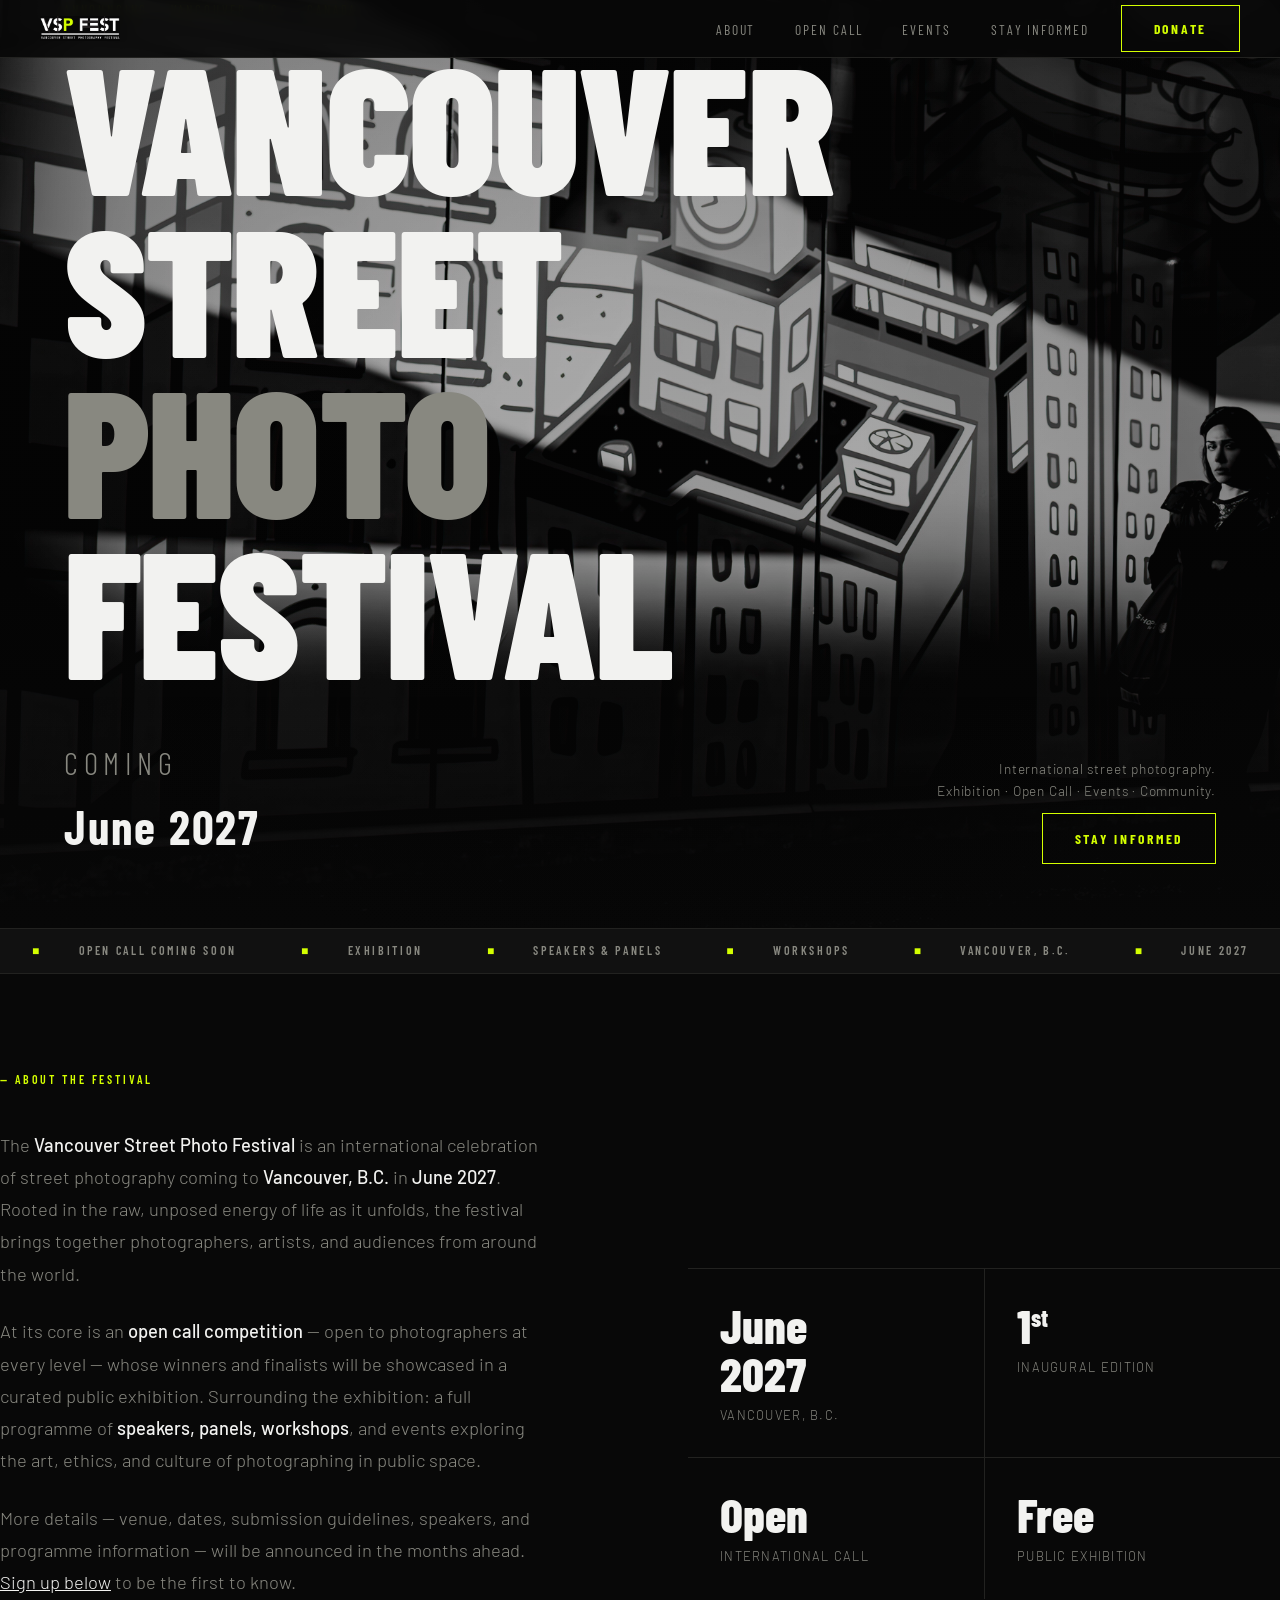
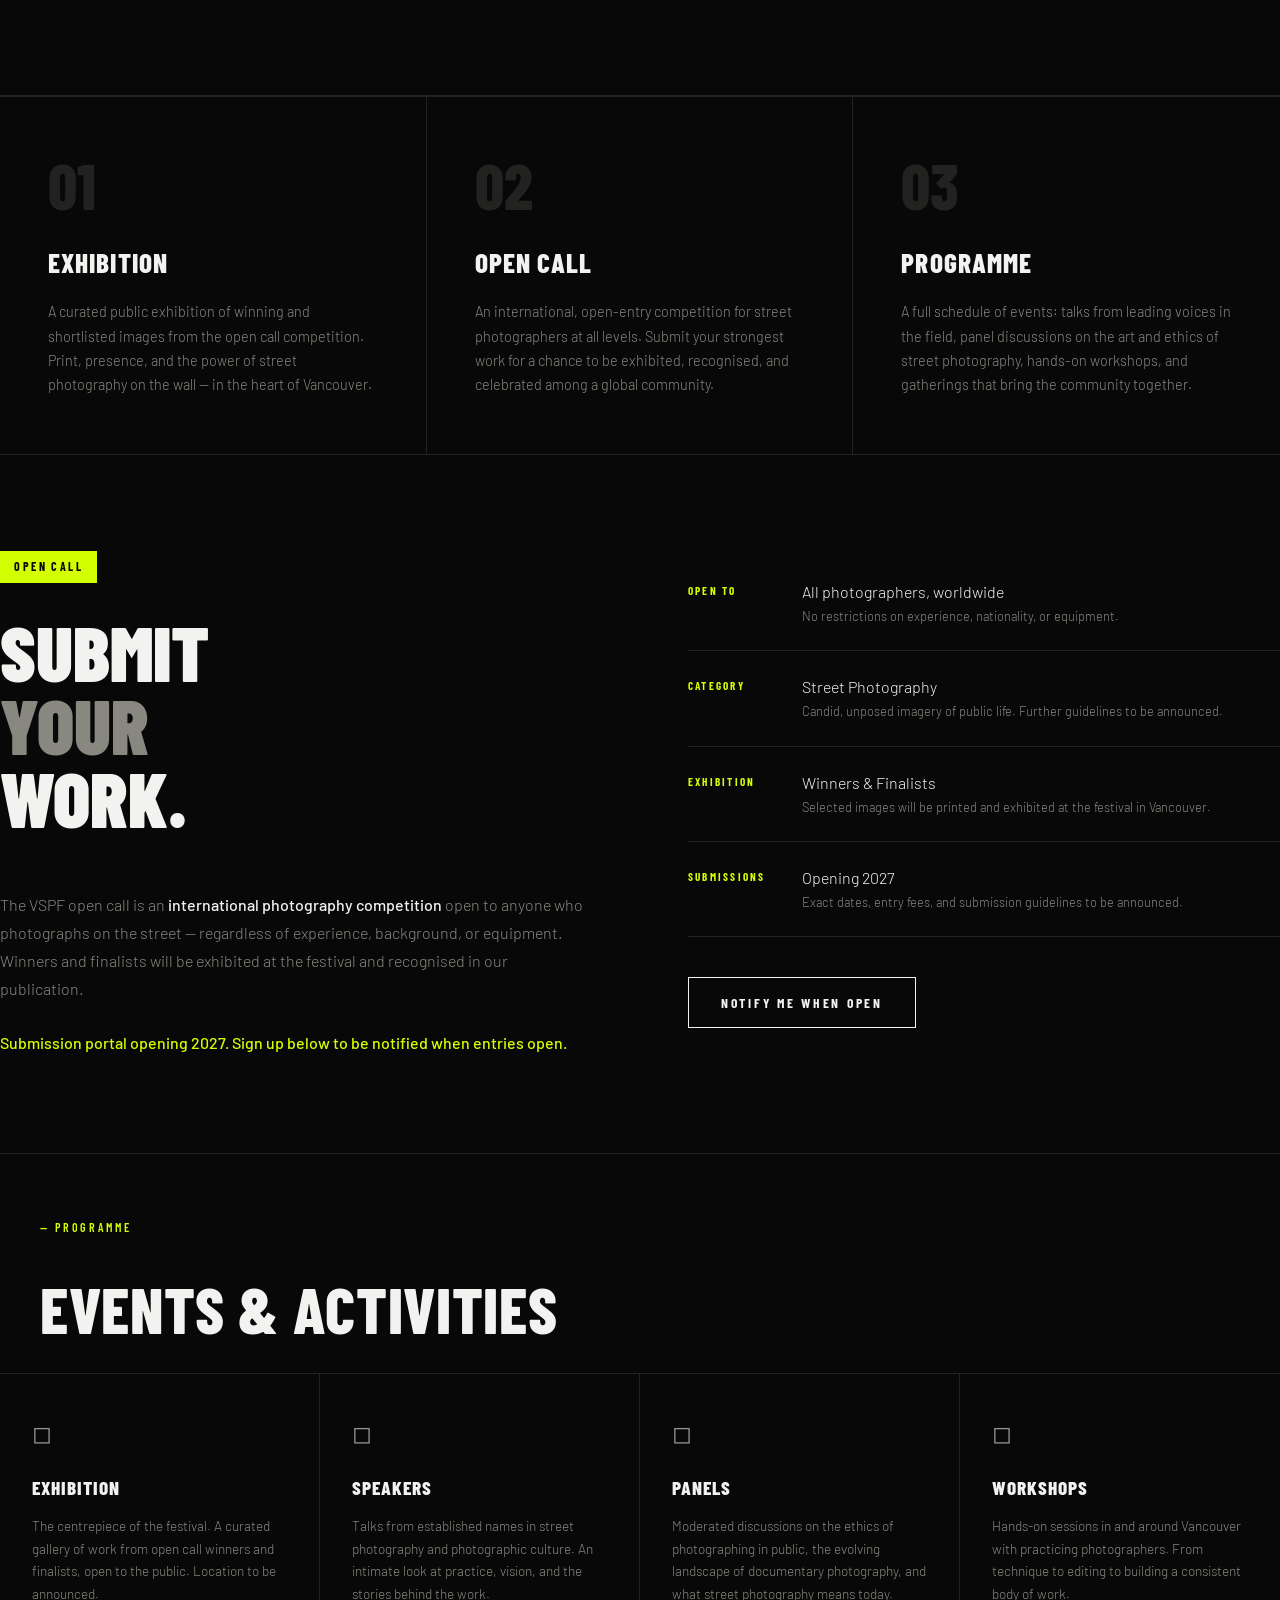
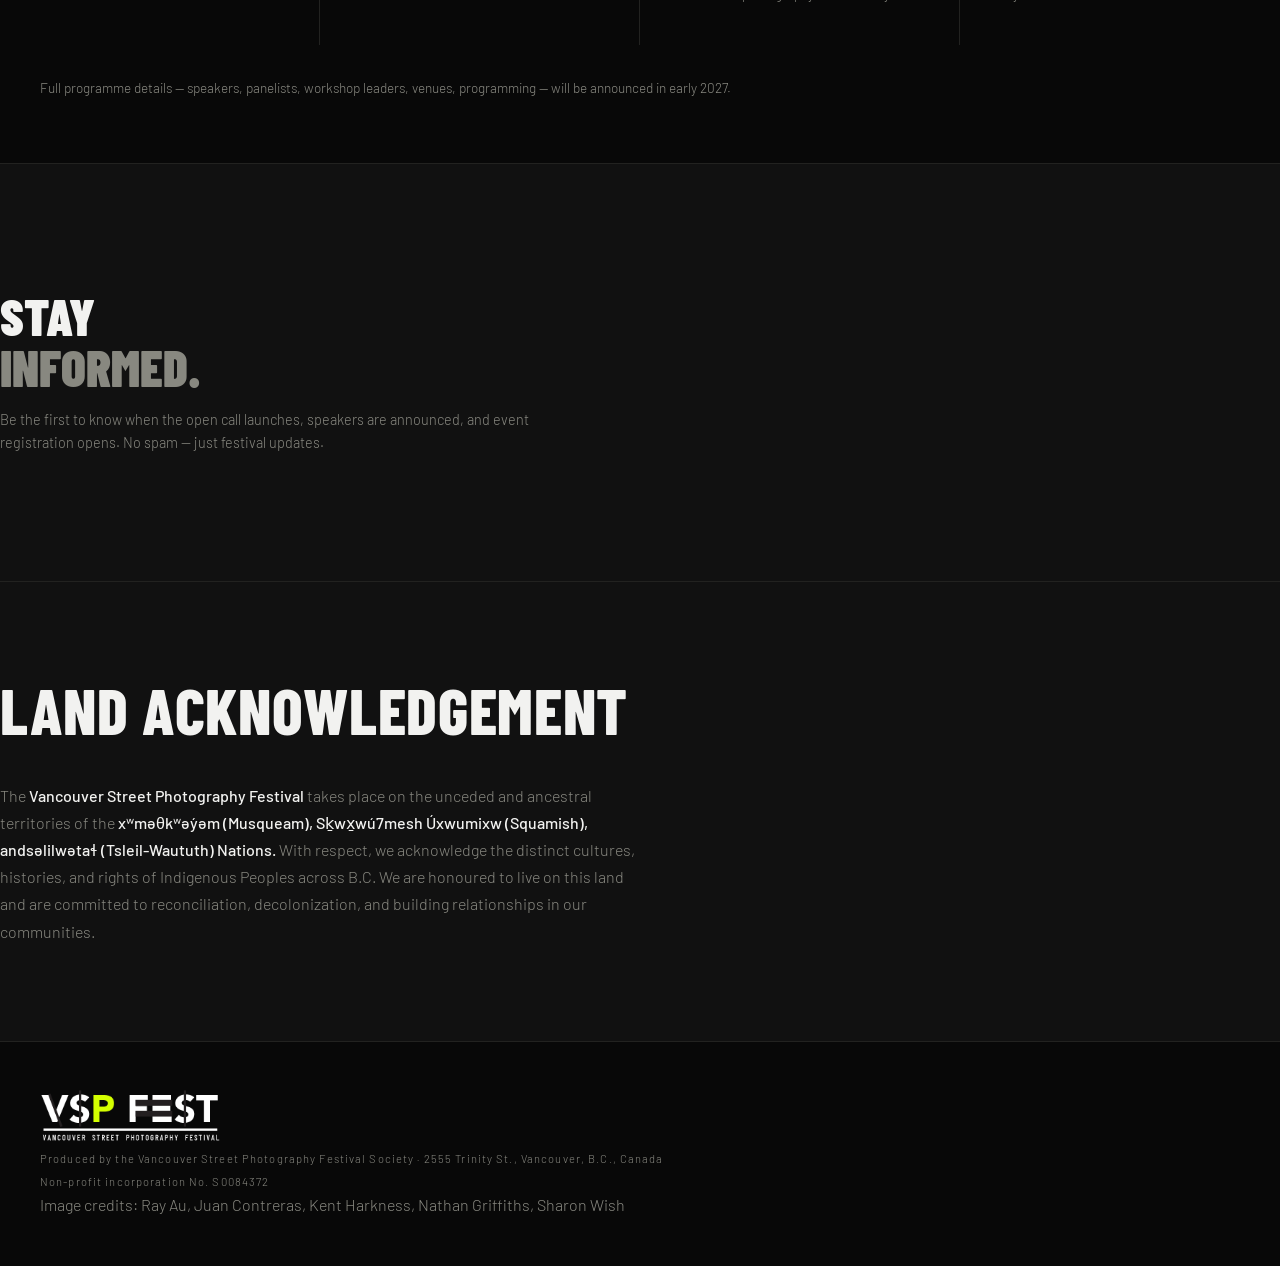
<file: index.html>
<!DOCTYPE html>
<html lang="en">
<head>
  <meta charset="UTF-8">
  <meta name="viewport" content="width=device-width, initial-scale=1.0">
  <title>VSPF — Vancouver Street Photo Festival · June 2027</title>
  <meta name="description" content="Vancouver Street Photo Festival — June 2027. An international celebration of street photography featuring an open call competition, exhibition, speakers, panels & workshops.">
  <link rel="preconnect" href="https://fonts.googleapis.com">
  <link rel="preconnect" href="https://fonts.gstatic.com" crossorigin>
  <link href="https://fonts.googleapis.com/css2?family=Barlow+Condensed:wght@300;400;600;700;800;900&family=Barlow:wght@300;400;500&display=swap" rel="stylesheet">
  <link rel="stylesheet" href="css/styles.css">
  <script src="https://zeffy-scripts.s3.ca-central-1.amazonaws.com/embed-form-script.min.js"></script>
</head>

<!-- GOOGLE ANALYTICS -->
<script async src="https://www.googletagmanager.com/gtm.js?id=GTM-MWKB7SP3"></script>
<script>
  window.dataLayer = window.dataLayer || [];
  function gtag(){dataLayer.push(arguments);}
  gtag('js', new Date());
</script>
<body>

  <!-- NAV -->
  <nav>
    <a href="#" class="nav-logo"><img src="img/vspf-logo-web-header.png" alt="Vancouver Street Photography Festival"></a>
    <ul class="nav-links">
      <li><a href="pages/about.html">About</a></li>
      <li><a href="#open-call">Open Call</a></li>
      <li><a href="pages/events.html">Events</a></li>
      <li><a href="#notify">Stay Informed</a></li>
    </ul>
    <button class="btn btn-accent nav-donate" zeffy-form-link="https://www.zeffy.com/embed/donation-form/festival-launch-fundraiser?modal=true">Donate</button>
    <button class="nav-hamburger" aria-label="Toggle menu" aria-expanded="false">
      <span></span>
      <span></span>
      <span></span>
    </button>
  </nav>

  <!-- MOBILE NAV -->
  <div class="nav-mobile" id="nav-mobile" aria-hidden="true">
    <ul>
      <li><a href="pages/about.html">About</a></li>
      <li><a href="#open-call">Open Call</a></li>
      <li><a href="pages/events.html">Events</a></li>
      <li><a href="#notify">Stay Informed</a></li>
      <li><button class="btn btn-accent" zeffy-form-link="https://www.zeffy.com/embed/donation-form/festival-launch-fundraiser?modal=true">Donate</button></li>
    </ul>
  </div>

  <!-- HERO -->
  <section class="hero">
    <div class="hero-carousel">
      <div class="hero-slide active" style="background-image:url('img/harkness-01.jpg')"></div>
      <div class="hero-slide" style="background-image:url('img/contreras-01.jpg')"></div>
      <div class="hero-slide" style="background-image:url('img/L1102718-0512.jpg')"></div>
      <div class="hero-slide" style="background-image:url('img/sharon-01.jpg')"></div>
      <div class="hero-slide" style="background-image:url('img/au-01.jpg')"></div>
      <div class="hero-slide" style="background-image:url('img/L1102904-0615.jpg')"></div>
    </div>
    <div class="hero-vignette"></div>
    <div class="hero-content">
      <p class="hero-eyebrow">Announcing &mdash; Vancouver, B.C. &mdash; Canada</p>
      <h1 class="hero-title">
        <span class="line-city">Vancouver</span>
        <span class="line-street">Street</span>
        <span class="line-photo">Photo</span>
        <span class="line-fest">Festival</span>
      </h1>
      <div class="hero-meta">
        <div class="hero-date">
          <span>Coming</span>
          June 2027
        </div>
        <div class="hero-cta-wrap">
          <p class="hero-sub">International street photography.<br>Exhibition &middot; Open Call &middot; Events &middot; Community.</p>
          <a href="#notify" class="btn btn-accent">Stay Informed</a>
        </div>
      </div>
    </div>
  </section>

  <!-- TICKER -->
  <div class="ticker-wrap">
    <div class="ticker">
      <div class="ticker-item"><span>&#9632;</span> Open Call Coming Soon</div>
      <div class="ticker-item"><span>&#9632;</span> Exhibition</div>
      <div class="ticker-item"><span>&#9632;</span> Speakers &amp; Panels</div>
      <div class="ticker-item"><span>&#9632;</span> Workshops</div>
      <div class="ticker-item"><span>&#9632;</span> Vancouver, B.C.</div>
      <div class="ticker-item"><span>&#9632;</span> June 2027</div>
      <div class="ticker-item"><span>&#9632;</span> Street Photography</div>
      <div class="ticker-item"><span>&#9632;</span> Open Call Coming Soon</div>
      <div class="ticker-item"><span>&#9632;</span> Exhibition</div>
      <div class="ticker-item"><span>&#9632;</span> Speakers &amp; Panels</div>
      <div class="ticker-item"><span>&#9632;</span> Workshops</div>
      <div class="ticker-item"><span>&#9632;</span> Vancouver, B.C.</div>
      <div class="ticker-item"><span>&#9632;</span> June 2027</div>
      <div class="ticker-item"><span>&#9632;</span> Street Photography</div>
    </div>
  </div>

  <!-- ABOUT -->
  <section id="about">
    <div class="container section-pad">
      <div class="intro-grid">
        <div>
          <p class="section-label reveal">About the Festival</p>
          <p class="intro-text reveal reveal-delay-1">
            The <strong>Vancouver Street Photo Festival</strong> is an international celebration of street photography coming to <strong>Vancouver, B.C.</strong> in <strong>June 2027</strong>. Rooted in the raw, unposed energy of life as it unfolds, the festival brings together photographers, artists, and audiences from around the world.
          </p>
          <br>
          <p class="intro-text reveal reveal-delay-2">
            At its core is an <strong>open call competition</strong> — open to photographers at every level — whose winners and finalists will be showcased in a curated public exhibition. Surrounding the exhibition: a full programme of <strong>speakers, panels, workshops</strong>, and events exploring the art, ethics, and culture of photographing in public space.
          </p>
          <br>
          <p class="intro-text reveal reveal-delay-3">
            More details — venue, dates, submission guidelines, speakers, and programme information — will be announced in the months ahead. <a href="#notify" style="color: var(--white);">Sign up below</a> to be the first to know.
          </p>
        </div>
        <div class="intro-stats reveal reveal-delay-1">
          <div class="stat">
            <div class="stat-number">June<br>2027</div>
            <div class="stat-label">Vancouver, B.C.</div>
          </div>
          <div class="stat">
            <div class="stat-number">1<sup style="font-size:0.5em">st</sup></div>
            <div class="stat-label">Inaugural Edition</div>
          </div>
          <div class="stat">
            <div class="stat-number">Open</div>
            <div class="stat-label">International Call</div>
          </div>
          <div class="stat">
            <div class="stat-number">Free</div>
            <div class="stat-label">Public Exhibition</div>
          </div>
        </div>
      </div>
    </div>
  </section>

  <!-- PILLARS -->
  <section>
    <div class="pillars">
      <div class="pillar reveal">
        <div class="pillar-num">01</div>
        <div class="pillar-title">Exhibition</div>
        <p class="pillar-body">A curated public exhibition of winning and shortlisted images from the open call competition. Print, presence, and the power of street photography on the wall — in the heart of Vancouver.</p>
      </div>
      <div class="pillar reveal reveal-delay-1">
        <div class="pillar-num">02</div>
        <div class="pillar-title">Open Call</div>
        <p class="pillar-body">An international, open-entry competition for street photographers at all levels. Submit your strongest work for a chance to be exhibited, recognised, and celebrated among a global community.</p>
      </div>
      <div class="pillar reveal reveal-delay-2">
        <div class="pillar-num">03</div>
        <div class="pillar-title">Programme</div>
        <p class="pillar-body">A full schedule of events: talks from leading voices in the field, panel discussions on the art and ethics of street photography, hands-on workshops, and gatherings that bring the community together.</p>
      </div>
    </div>
  </section>

  <!-- OPEN CALL -->
  <section id="open-call">
    <div class="container section-pad">
      <div class="open-call-inner">
        <div>
          <div class="open-call-badge reveal">Open Call</div>
          <h2 class="open-call-heading reveal reveal-delay-1">Submit<br><em>Your</em><br>Work.</h2>
          <br>
          <p class="open-call-body reveal reveal-delay-2">
            The VSPF open call is an <strong>international photography competition</strong> open to anyone who photographs on the street — regardless of experience, background, or equipment. Winners and finalists will be exhibited at the festival and recognised in our publication.
          </p>
          <br>
          <p class="open-call-body reveal reveal-delay-3" style="color: var(--accent); font-weight: 500;">
            Submission portal opening 2027. Sign up below to be notified when entries open.
          </p>
        </div>
        <div class="open-call-details reveal reveal-delay-1">
          <div class="detail-row">
            <div class="detail-label">Open To</div>
            <div class="detail-value">All photographers, worldwide
              <small>No restrictions on experience, nationality, or equipment.</small>
            </div>
          </div>
          <div class="detail-row">
            <div class="detail-label">Category</div>
            <div class="detail-value">Street Photography
              <small>Candid, unposed imagery of public life. Further guidelines to be announced.</small>
            </div>
          </div>
          <div class="detail-row">
            <div class="detail-label">Exhibition</div>
            <div class="detail-value">Winners &amp; Finalists
              <small>Selected images will be printed and exhibited at the festival in Vancouver.</small>
            </div>
          </div>
          <div class="detail-row">
            <div class="detail-label">Submissions</div>
            <div class="detail-value">Opening 2027
              <small>Exact dates, entry fees, and submission guidelines to be announced.</small>
            </div>
          </div>
          <div style="padding-top: 1rem;">
            <a href="#notify" class="btn btn-white">Notify Me When Open</a>
          </div>
        </div>
      </div>
    </div>
  </section>

  <!-- EVENTS -->
  <section id="events">
    <div class="container" style="padding-top: 4rem; padding-bottom: 2rem;">
      <p class="section-label reveal">Programme</p>
      <h2 class="section-heading reveal reveal-delay-1">Events &amp; Activities</h2>
    </div>
    <div class="events-grid">
      <div class="event-card reveal">
        <div class="event-icon">◻</div>
        <div class="event-title">Exhibition</div>
        <p class="event-body">The centrepiece of the festival. A curated gallery of work from open call winners and finalists, open to the public. Location to be announced.</p>
      </div>
      <div class="event-card reveal reveal-delay-1">
        <div class="event-icon">◻</div>
        <div class="event-title">Speakers</div>
        <p class="event-body">Talks from established names in street photography and photographic culture. An intimate look at practice, vision, and the stories behind the work.</p>
      </div>
      <div class="event-card reveal reveal-delay-2">
        <div class="event-icon">◻</div>
        <div class="event-title">Panels</div>
        <p class="event-body">Moderated discussions on the ethics of photographing in public, the evolving landscape of documentary photography, and what street photography means today.</p>
      </div>
      <div class="event-card reveal reveal-delay-3">
        <div class="event-icon">◻</div>
        <div class="event-title">Workshops</div>
        <p class="event-body">Hands-on sessions in and around Vancouver with practicing photographers. From technique to editing to building a consistent body of work.</p>
      </div>
    </div>
    <div class="container" style="padding: 2rem 2.5rem 4rem;">
      <p class="reveal" style="font-size: 0.85rem; color: var(--dim);">Full programme details — speakers, panelists, workshop leaders, venues, programming — will be announced in early 2027.</p>
    </div>
  </section>

  <!-- NOTIFY -->
  <section id="notify" class="notify">
    <div class="container section-pad">
      <div class="notify-inner">
        <div>
          <h2 class="notify-heading reveal">Stay<br><span>Informed.</span></h2>
          <p class="notify-sub reveal reveal-delay-1">
            Be the first to know when the open call launches, speakers are announced, and event registration opens. No spam — just festival updates.
          </p>
        </div>
        <div id="zeffy-signup-form">
          <!-- <iframe title='Signup form powered by Zeffy' style='position:absolute;border:0;top:0;left:0;bottom:0;right:0;width:100%;height:100%' src='https://www.zeffy.com/en-CA/embed/newsletter-form/your-email-address' allowTransparency="true"></iframe> -->
          <div data-zeffy-embed data-form-url="/en-CA/embed/newsletter-form/your-email-address"></div>
          <div data-zeffy-embed-fallback style="display:none;">
            <div style="position:relative;overflow:hidden;height:280px;width:100%;"><iframe title='Signup form powered by Zeffy' style='position: absolute; border: 0; top:0;left:0;bottom:0;right:0;width:100%;height:100%' data-zeffy-embed-src='https://www.zeffy.com/en-CA/embed/newsletter-form/your-email-address'  allowTransparency="true"></iframe></div>
          </div>
          <script
            src="https://www.zeffy.com/embed/v2/zeffy-embed.js"
            onerror="document.querySelectorAll('[data-zeffy-embed-fallback]').forEach(function(el){el.style.display='block';el.querySelectorAll('iframe[data-zeffy-embed-src]').forEach(function(f){f.src=f.getAttribute('data-zeffy-embed-src');});});">
          </script>
        </div>
      </div>
    </div>
  </section>

  <!-- LAND ACKNOWLEDGEMENT -->
  <section id="land-acknowledgement" class="land-acknowledgement">
    <div class="container section-pad">
       <h2 class="reveal">Land acknowledgement</h2>
        <div class="land-acknowledgement-body">
          <p class="reveal reveal-delay-1">The <strong>Vancouver Street Photography Festival</strong> takes place on the unceded and ancestral territories of the <strong>xʷməθkʷəy̓əm (Musqueam), Sḵwx̱wú7mesh Úxwumixw (Squamish), andsəlilwətaɬ (Tsleil-Waututh) Nations.</strong> With respect, we acknowledge the distinct cultures, histories, and rights of Indigenous Peoples across B.C. We are honoured to live on this land and are committed to reconciliation, decolonization, and building relationships in our communities.</p>
        </div>
    </div>
  </section>

  <!-- FOOTER -->
  <footer>
  </div>
  <div class="footer-brand">
    <img src="img/vspf-logo-web-header.png" alt="Vancouver Street Photography Festival">
    <!-- <small>Vancouver Street Photo Festival &middot; June 2027</small> -->
    <small>Produced by the Vancouver Street Photography Festival Society &middot; 2555 Trinity St., Vancouver, B.C., Canada</small>
    <small>Non-profit incorporation No. S0084372</small>
  </div>
  <div class="footer-image-credits">
    <p>Image credits: Ray Au, Juan Contreras, Kent Harkness, Nathan Griffiths, Sharon Wish</p>
  </div>
  </footer>


  <script src="js/main.js"></script>
</body>
</html>
</file>
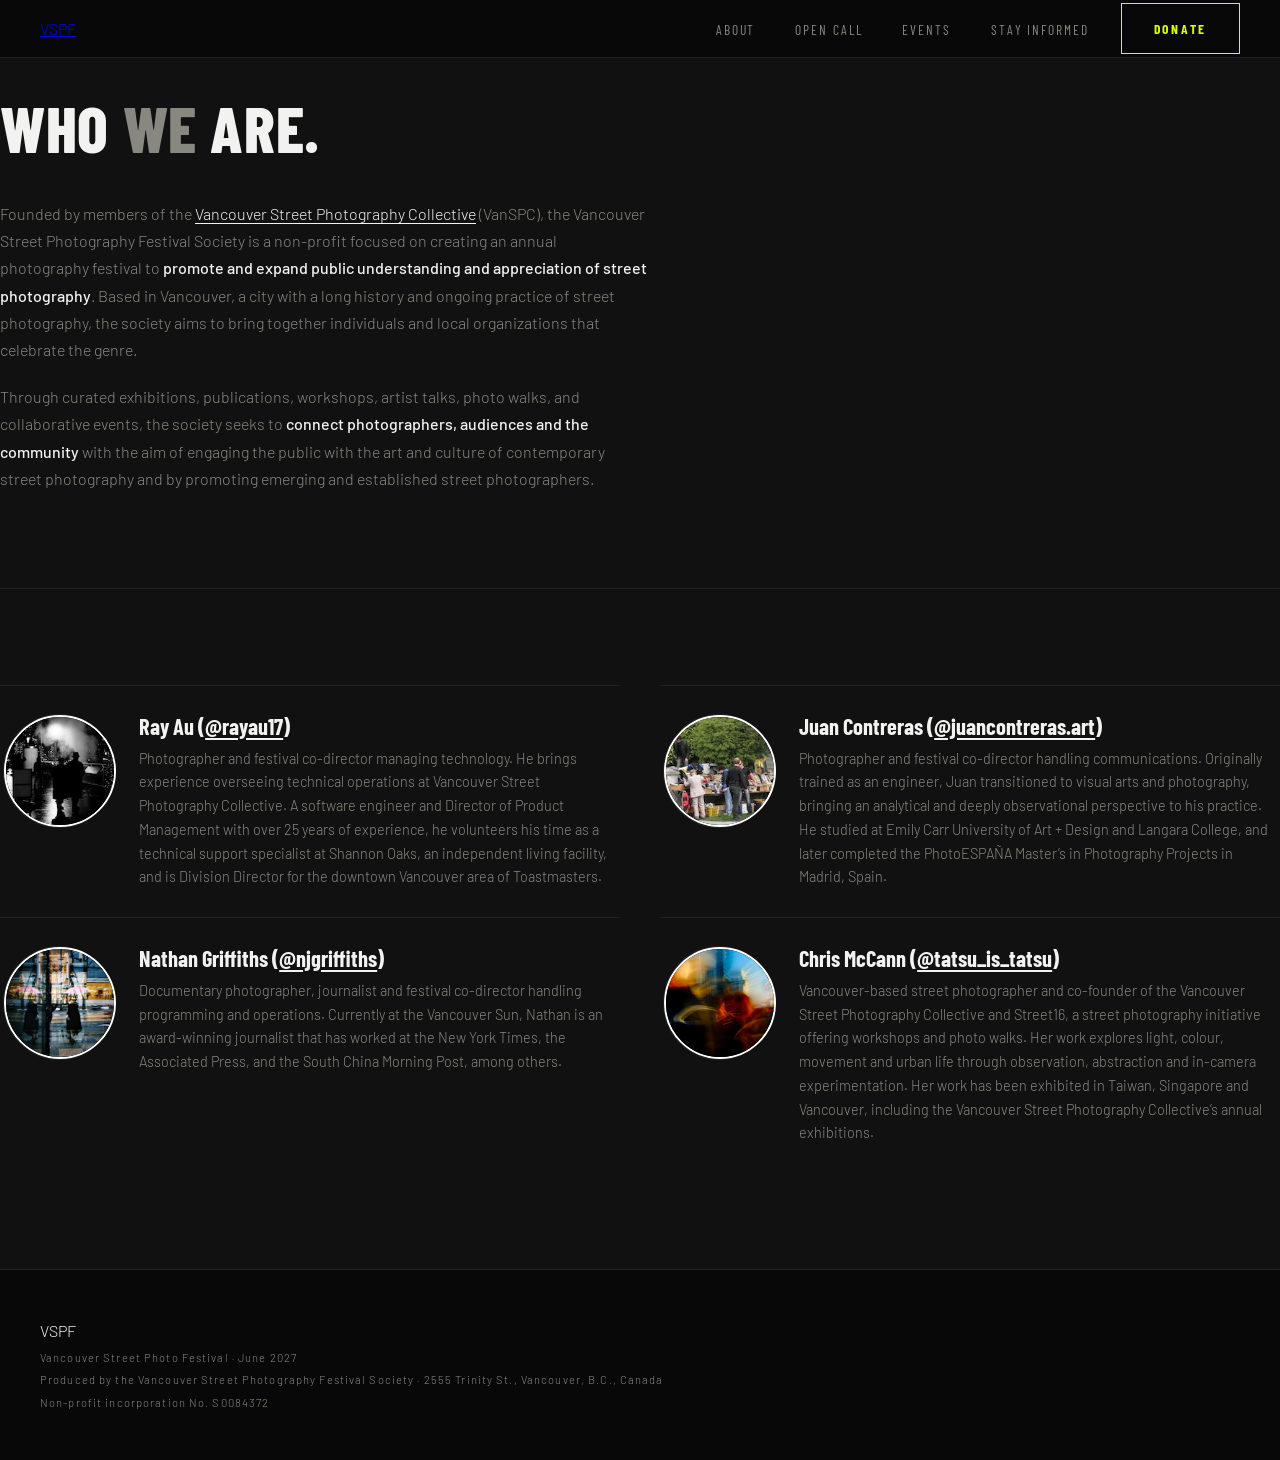
<file: about/about.html>
<!DOCTYPE html>
<html lang="en">
<head>
  <meta charset="UTF-8">
  <meta name="viewport" content="width=device-width, initial-scale=1.0">
  <title>About — Vancouver Street Photo Festival</title>
  <meta name="description" content="Learn about the Vancouver Street Photography Festival Society and the people bringing the festival to Vancouver.">
  <link rel="preconnect" href="https://fonts.googleapis.com">
  <link rel="preconnect" href="https://fonts.gstatic.com" crossorigin>
  <link href="https://fonts.googleapis.com/css2?family=Barlow+Condensed:wght@300;400;600;700;800;900&family=Barlow:wght@300;400;500&display=swap" rel="stylesheet">
  <link rel="stylesheet" href="../css/styles.css">
</head>
<body>
  <nav>
    <a href="../index.html" class="nav-logo">VS<span>P</span>F</a>
    <ul class="nav-links">
      <li><a href="#who-we-are">About</a></li>
      <li><a href="../index.html#open-call">Open Call</a></li>
      <li><a href="../index.html#events">Events</a></li>
      <li><a href="../index.html#notify">Stay Informed</a></li>
    </ul>
    <a class="btn btn-accent nav-donate" href="https://www.zeffy.com/embed/donation-form/festival-launch-fundraiser?modal=true">Donate</a>
    <button class="nav-hamburger" aria-label="Toggle menu" aria-expanded="false">
      <span></span>
      <span></span>
      <span></span>
    </button>
  </nav>

  <div class="nav-mobile" id="nav-mobile" aria-hidden="true">
    <ul>
      <li><a href="#who-we-are">About</a></li>
      <li><a href="../index.html#open-call">Open Call</a></li>
      <li><a href="../index.html#events">Events</a></li>
      <li><a href="../index.html#notify">Stay Informed</a></li>
      <li><a class="btn btn-accent" href="https://www.zeffy.com/embed/donation-form/festival-launch-fundraiser?modal=true">Donate</a></li>
    </ul>
  </div>

  <main>
    <section id="who-we-are-description" class="who-we-are">
      <div class="container section-pad">
        <h1 class="reveal">Who <span>We</span> Are.</h1>
        <div class="who-we-are-body">
          <p class="reveal reveal-delay-1">Founded by members of the <a href="https://van-spc.com/" target="_blank" rel="noopener noreferrer">Vancouver Street Photography Collective</a> (VanSPC), the Vancouver Street Photography Festival Society is a non-profit focused on creating an annual photography festival to <strong>promote and expand public understanding and appreciation of street photography</strong>. Based in Vancouver, a city with a long history and ongoing practice of street photography, the society aims to bring together individuals and local organizations that celebrate the genre.</p>
          <p class="reveal reveal-delay-2">Through curated exhibitions, publications, workshops, artist talks, photo walks, and collaborative events, the society seeks to <strong>connect photographers, audiences and the community</strong> with the aim of engaging the public with the art and culture of contemporary street photography and by promoting emerging and established street photographers.</p>
        </div>
        </div>
    </section>

    <section id="who-we-are" class="who-we-are">
      <div class="container section-pad">
         <!-- <h1 class="reveal">Who <span>We</span> Are.</h1> -->
        <div class="team-grid">
          <article class="team-member reveal">
            <div class="team-headshot" role="img" aria-label="Headshot placeholder for Ray Au B">
              <img src="../img/headshots/au.jpg" />
              <!-- <span aria-hidden="true">RA</span> -->
            </div>
            <div>
              <h3>Ray Au (<a href="https://instagram.com/rayau17" target="_blank">@rayau17</a>)</h3>
              <p>Photographer and festival co-director managing technology. He brings experience overseeing technical operations at Vancouver Street Photography Collective. A software engineer and Director of Product Management with over 25 years of experience, he volunteers his time as a technical support specialist at Shannon Oaks, an independent living facility, and is Division Director for the downtown Vancouver area of Toastmasters.</p>
            </div>
          </article>
          <article class="team-member reveal reveal-delay-1">
            <div class="team-headshot" role="img" aria-label="Headshot placeholder for Juan Contreras">
              <img src="../img/headshots/contreras.jpg" />
              <!-- <span aria-hidden="true">JC</span> -->
            </div>
            <div>
              <h3>Juan Contreras (<a href="https://www.instagram.com/juancontreras.art" target="_blank">@juancontreras.art</a>)</h3>
              <p>Photographer and festival co-director handling communications. Originally trained as an engineer, Juan transitioned to visual arts and photography, bringing an analytical and deeply observational perspective to his practice. He studied at Emily Carr University of Art + Design and Langara College, and later completed the PhotoESPAÑA Master’s in Photography Projects in Madrid, Spain.</p>
            </div>
          </article>
          <article class="team-member reveal reveal-delay-2">
            <div class="team-headshot" role="img" aria-label="Headshot placeholder for Nathan Griffiths">
              <img src="../img/headshots/griffiths.jpg" />
              <!-- <span aria-hidden="true">NG</span> -->
            </div>
            <div>
              <h3>Nathan Griffiths (<a href="https://www.instagram.com/njgriffiths" target="_blank">@njgriffiths</a>)</h3>
              <p>Documentary photographer, journalist and festival co-director handling programming and operations. Currently at the Vancouver Sun, Nathan is an award-winning journalist that has worked at the New York Times, the Associated Press, and the South China Morning Post, among others.</p>
            </div>
          </article>
          <article class="team-member reveal reveal-delay-3">
            <div class="team-headshot" role="img" aria-label="Headshot placeholder for Chris McCann">
              <img src="../img/headshots/mccann.jpg" />
              <!-- <span aria-hidden="true">CM</span> -->
            </div>
            <div>
              <h3>Chris McCann (<a href="https://instagram.com/tatsu_is_tatsu" target="_blank">@tatsu_is_tatsu</a>)</h3>
              <p>Vancouver-based street photographer and co-founder of the Vancouver Street Photography Collective and Street16, a street photography initiative offering workshops and photo walks. Her work explores light, colour, movement and urban life through observation, abstraction and in-camera experimentation. Her work has been exhibited in Taiwan, Singapore and Vancouver, including the Vancouver Street Photography Collective’s annual exhibitions.</p>
            </div>
          </article>
        </div>
      </div>
    </section>
  </main>

  <footer>
    <div class="footer-brand">
      VS<span>P</span>F
      <small>Vancouver Street Photo Festival &middot; June 2027</small>
      <small>Produced by the Vancouver Street Photography Festival Society &middot; 2555 Trinity St., Vancouver, B.C., Canada</small>
      <small>Non-profit incorporation No. S0084372</small>
    </div>
  </footer>

  <script src="../js/main.js"></script>
</body>
</html>
</file>
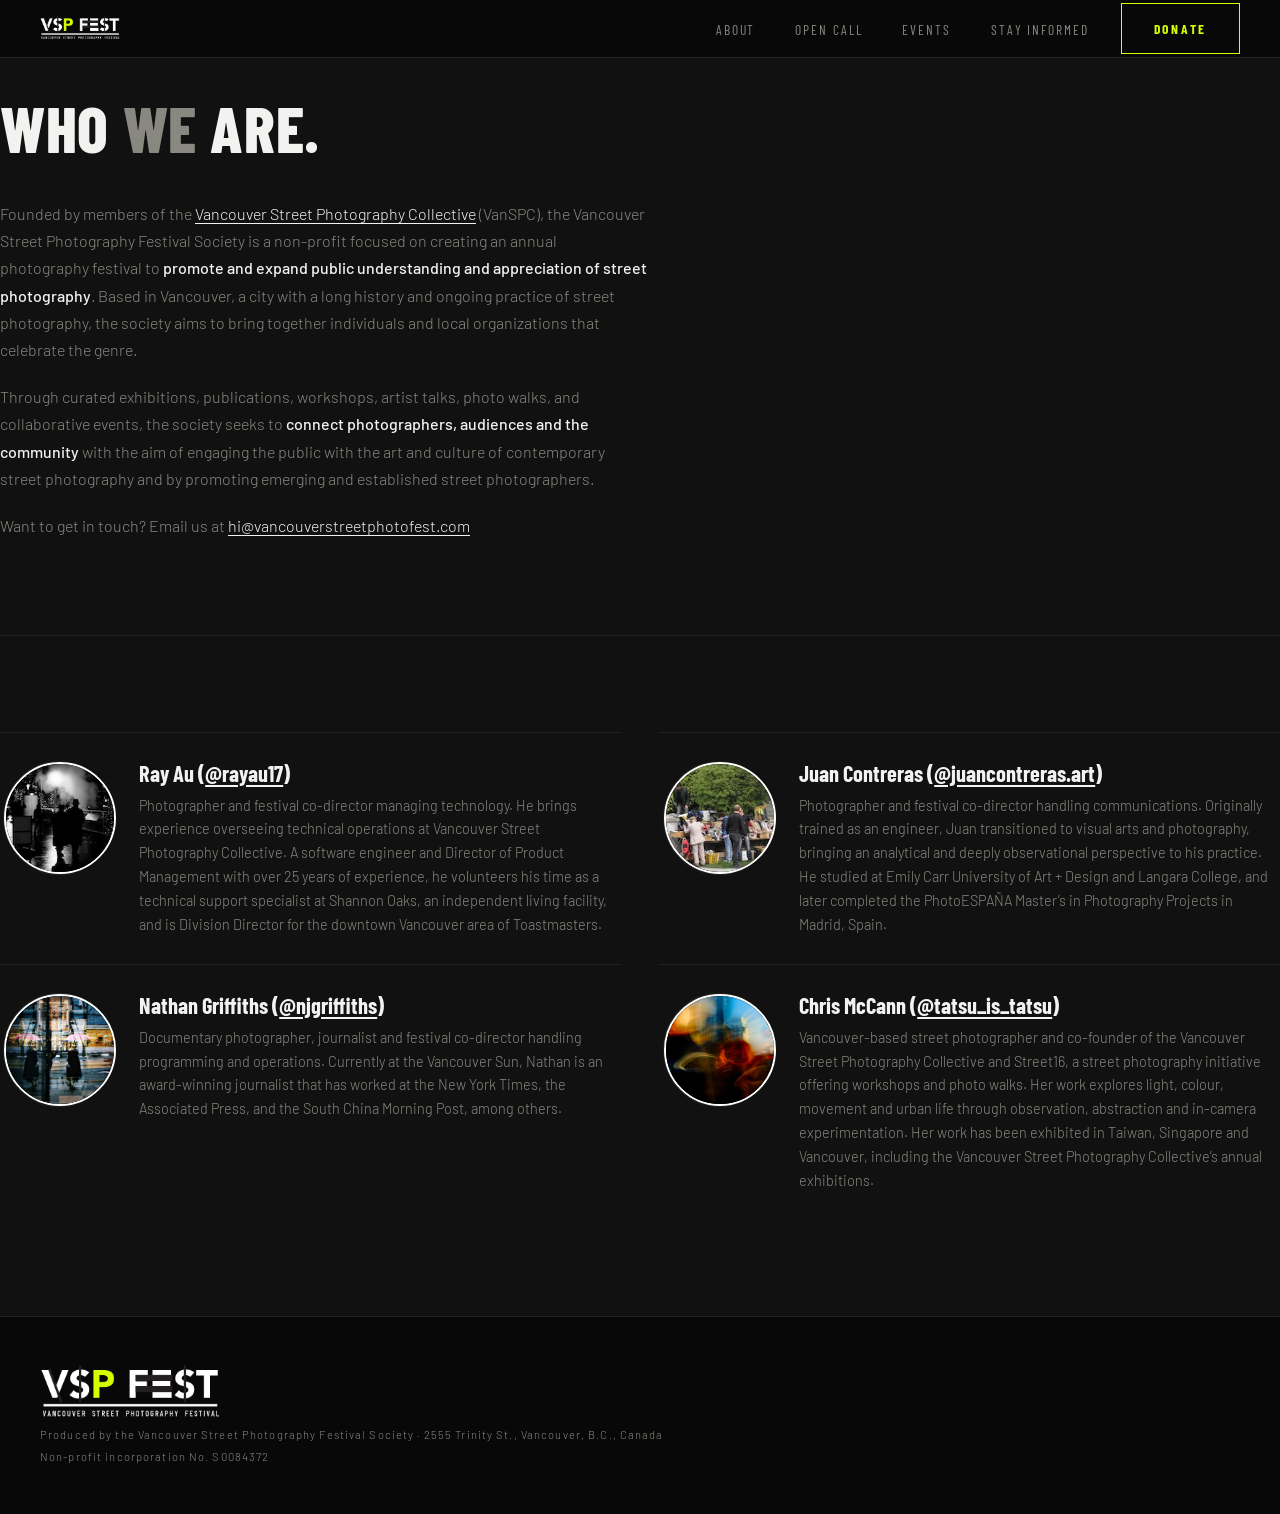
<file: pages/about.html>
<!DOCTYPE html>
<html lang="en">
<head>
  <meta charset="UTF-8">
  <meta name="viewport" content="width=device-width, initial-scale=1.0">
  
  <title>About — Vancouver Street Photo Festival</title>
  <meta name="description" content="Learn about the Vancouver Street Photography Festival Society and the people bringing the festival to Vancouver.">
  <link rel="preconnect" href="https://fonts.googleapis.com">
  <link rel="preconnect" href="https://fonts.gstatic.com" crossorigin>
  <link href="https://fonts.googleapis.com/css2?family=Barlow+Condensed:wght@300;400;600;700;800;900&family=Barlow:wght@300;400;500&display=swap" rel="stylesheet">
  <link rel="stylesheet" href="../css/styles.css">
</head>

<!-- GOOGLE ANALYTICS -->
<script async src="https://www.googletagmanager.com/gtm.js?id=GTM-MWKB7SP3"></script>
<script>
  window.dataLayer = window.dataLayer || [];
  function gtag(){dataLayer.push(arguments);}
  gtag('js', new Date());
</script>

<body>
  <nav>
    <a href="../index.html" class="nav-logo"><img src="../img/vspf-logo-web-header.png" alt="Vancouver Street Photography Festival"></a>
    <ul class="nav-links">
      <li><a href="#who-we-are">About</a></li>
      <li><a href="../index.html#open-call">Open Call</a></li>
      <li><a href="events.html">Events</a></li>
      <li><a href="../index.html#notify">Stay Informed</a></li>
    </ul>
    <a class="btn btn-accent nav-donate" href="https://www.zeffy.com/embed/donation-form/festival-launch-fundraiser?modal=true">Donate</a>
    <button class="nav-hamburger" aria-label="Toggle menu" aria-expanded="false">
      <span></span>
      <span></span>
      <span></span>
    </button>
  </nav>

  <div class="nav-mobile" id="nav-mobile" aria-hidden="true">
    <ul>
      <li><a href="#who-we-are">About</a></li>
      <li><a href="../index.html#open-call">Open Call</a></li>
      <li><a href="events.html">Events</a></li>
      <li><a href="../index.html#notify">Stay Informed</a></li>
      <li><a class="btn btn-accent" href="https://www.zeffy.com/embed/donation-form/festival-launch-fundraiser?modal=true">Donate</a></li>
    </ul>
  </div>

  <main>
    <section id="who-we-are-description" class="who-we-are">
      <div class="container section-pad">
        <h1 class="reveal">Who <span>We</span> Are.</h1>
        <div class="who-we-are-body">
          <p class="reveal reveal-delay-1">Founded by members of the <a href="https://van-spc.com/" target="_blank" rel="noopener noreferrer">Vancouver Street Photography Collective</a> (VanSPC), the Vancouver Street Photography Festival Society is a non-profit focused on creating an annual photography festival to <strong>promote and expand public understanding and appreciation of street photography</strong>. Based in Vancouver, a city with a long history and ongoing practice of street photography, the society aims to bring together individuals and local organizations that celebrate the genre.</p>
          <p class="reveal reveal-delay-2">Through curated exhibitions, publications, workshops, artist talks, photo walks, and collaborative events, the society seeks to <strong>connect photographers, audiences and the community</strong> with the aim of engaging the public with the art and culture of contemporary street photography and by promoting emerging and established street photographers.</p>
          <p class="reveal reveal-delay-3">Want to get in touch? Email us at <a href="mailto:hi@vancouverstreetphotofest.com?subject=Webform%20contact">hi@vancouverstreetphotofest.com</a></p>
        </div>
        </div>
    </section>

    <section id="who-we-are" class="who-we-are">
      <div class="container section-pad">
         <!-- <h1 class="reveal">Who <span>We</span> Are.</h1> -->
        <div class="team-grid">
          <article class="team-member reveal">
            <div class="team-headshot" role="img" aria-label="Headshot placeholder for Ray Au B">
              <img src="../img/headshots/au.jpg" />
              <!-- <span aria-hidden="true">RA</span> -->
            </div>
            <div>
              <h3>Ray Au (<a href="https://instagram.com/rayau17" target="_blank">@rayau17</a>)</h3>
              <p>Photographer and festival co-director managing technology. He brings experience overseeing technical operations at Vancouver Street Photography Collective. A software engineer and Director of Product Management with over 25 years of experience, he volunteers his time as a technical support specialist at Shannon Oaks, an independent living facility, and is Division Director for the downtown Vancouver area of Toastmasters.</p>
            </div>
          </article>
          <article class="team-member reveal reveal-delay-1">
            <div class="team-headshot" role="img" aria-label="Headshot placeholder for Juan Contreras">
              <img src="../img/headshots/contreras.jpg" />
              <!-- <span aria-hidden="true">JC</span> -->
            </div>
            <div>
              <h3>Juan Contreras (<a href="https://www.instagram.com/juancontreras.art" target="_blank">@juancontreras.art</a>)</h3>
              <p>Photographer and festival co-director handling communications. Originally trained as an engineer, Juan transitioned to visual arts and photography, bringing an analytical and deeply observational perspective to his practice. He studied at Emily Carr University of Art + Design and Langara College, and later completed the PhotoESPAÑA Master’s in Photography Projects in Madrid, Spain.</p>
            </div>
          </article>
          <article class="team-member reveal reveal-delay-2">
            <div class="team-headshot" role="img" aria-label="Headshot placeholder for Nathan Griffiths">
              <img src="../img/headshots/griffiths.jpg" />
              <!-- <span aria-hidden="true">NG</span> -->
            </div>
            <div>
              <h3>Nathan Griffiths (<a href="https://www.instagram.com/njgriffiths" target="_blank">@njgriffiths</a>)</h3>
              <p>Documentary photographer, journalist and festival co-director handling programming and operations. Currently at the Vancouver Sun, Nathan is an award-winning journalist that has worked at the New York Times, the Associated Press, and the South China Morning Post, among others.</p>
            </div>
          </article>
          <article class="team-member reveal reveal-delay-3">
            <div class="team-headshot" role="img" aria-label="Headshot placeholder for Chris McCann">
              <img src="../img/headshots/mccann.jpg" />
              <!-- <span aria-hidden="true">CM</span> -->
            </div>
            <div>
              <h3>Chris McCann (<a href="https://instagram.com/tatsu_is_tatsu" target="_blank">@tatsu_is_tatsu</a>)</h3>
              <p>Vancouver-based street photographer and co-founder of the Vancouver Street Photography Collective and Street16, a street photography initiative offering workshops and photo walks. Her work explores light, colour, movement and urban life through observation, abstraction and in-camera experimentation. Her work has been exhibited in Taiwan, Singapore and Vancouver, including the Vancouver Street Photography Collective’s annual exhibitions.</p>
            </div>
          </article>
        </div>
      </div>
    </section>

    <!-- <section id="who-we-are-partners"class="who-we-are">
      <div class="container section-pad">
        <h2 class="reveal">Our <span>Partners</span></h2>
      </div>
    </section> -->
  </main>

  <footer>
    <div class="footer-brand">
      <img src="../img/vspf-logo-web-header.png" alt="Vancouver Street Photography Festival">
      <!-- <small>Vancouver Street Photo Festival &middot; June 2027</small> -->
      <small>Produced by the Vancouver Street Photography Festival Society &middot; 2555 Trinity St., Vancouver, B.C., Canada</small>
      <small>Non-profit incorporation No. S0084372</small>
    </div>
  </footer>

  <script src="../js/main.js"></script>
</body>
</html>
</file>
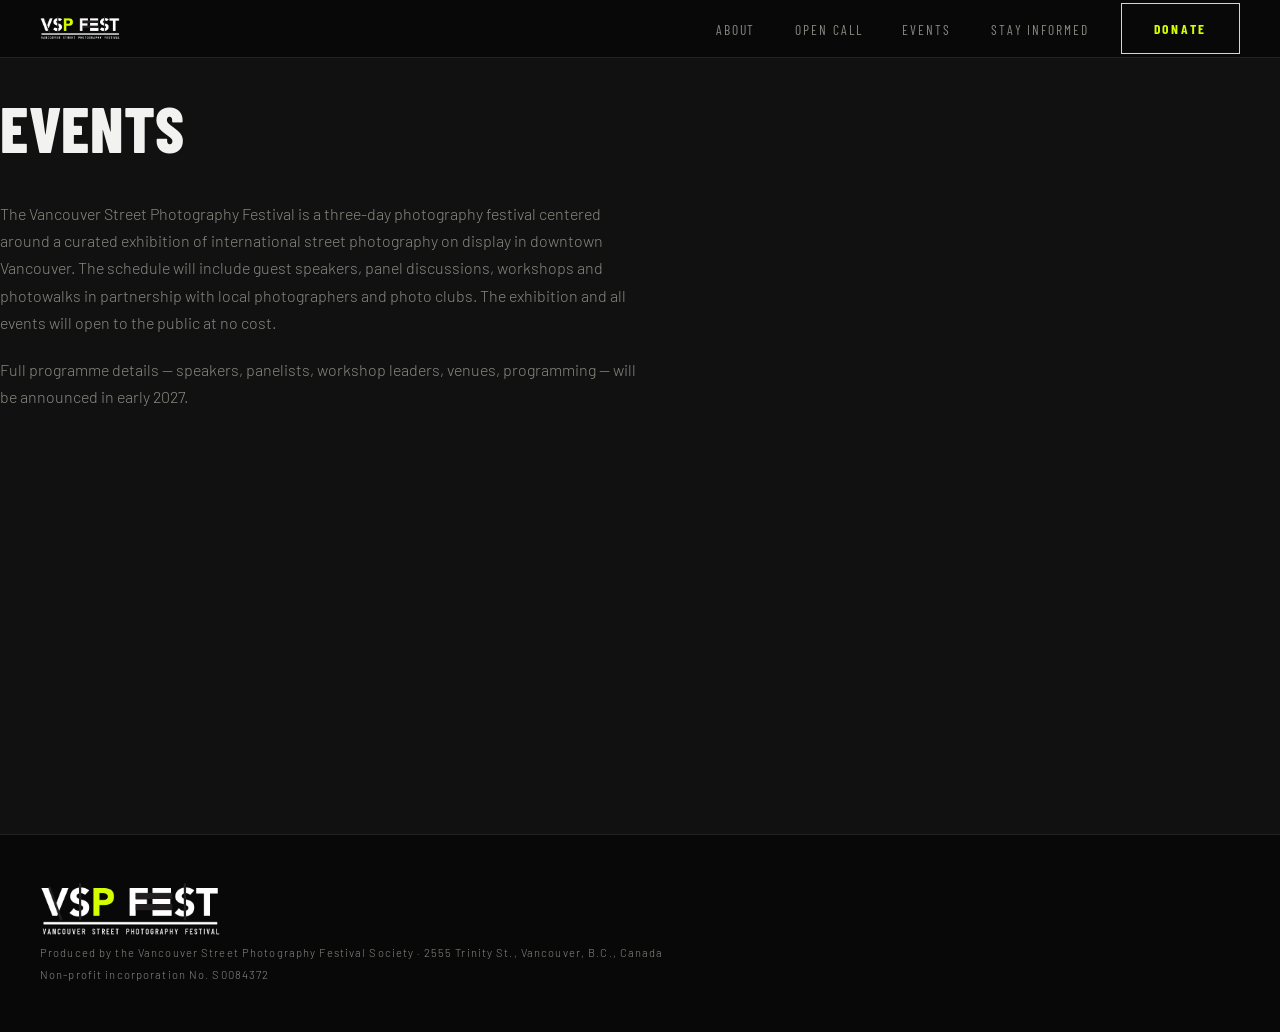
<file: pages/events.html>
<!DOCTYPE html>
<html lang="en">
<head>
  <meta charset="UTF-8">
  <meta name="viewport" content="width=device-width, initial-scale=1.0">
  <title>Events — Vancouver Street Photo Festival</title>
  <meta name="description" content="Learn about the Vancouver Street Photography Festival's exhibition, speakers, panels, workshops and photowalks.">
  <link rel="preconnect" href="https://fonts.googleapis.com">
  <link rel="preconnect" href="https://fonts.gstatic.com" crossorigin>
  <link href="https://fonts.googleapis.com/css2?family=Barlow+Condensed:wght@300;400;600;700;800;900&family=Barlow:wght@300;400;500&display=swap" rel="stylesheet">
  <link rel="stylesheet" href="../css/styles.css">
</head>

<!-- GOOGLE ANALYTICS -->
<script async src="https://www.googletagmanager.com/gtm.js?id=GTM-MWKB7SP3"></script>
<script>
  window.dataLayer = window.dataLayer || [];
  function gtag(){dataLayer.push(arguments);}
  gtag('js', new Date());
</script>

<body>
  <nav>
    <a href="../index.html" class="nav-logo"><img src="../img/vspf-logo-web-header.png" alt="Vancouver Street Photography Festival"></a>
    <ul class="nav-links">
      <li><a href="about.html">About</a></li>
      <li><a href="../index.html#open-call">Open Call</a></li>
      <li><a href="#events">Events</a></li>
      <li><a href="../index.html#notify">Stay Informed</a></li>
    </ul>
    <a class="btn btn-accent nav-donate" href="https://www.zeffy.com/embed/donation-form/festival-launch-fundraiser?modal=true">Donate</a>
    <button class="nav-hamburger" aria-label="Toggle menu" aria-expanded="false">
      <span></span>
      <span></span>
      <span></span>
    </button>
  </nav>

  <div class="nav-mobile" id="nav-mobile" aria-hidden="true">
    <ul>
      <li><a href="about.html">About</a></li>
      <li><a href="../index.html#open-call">Open Call</a></li>
      <li><a href="#events">Events</a></li>
      <li><a href="../index.html#notify">Stay Informed</a></li>
      <li><a class="btn btn-accent" href="https://www.zeffy.com/embed/donation-form/festival-launch-fundraiser?modal=true">Donate</a></li>
    </ul>
  </div>

  <main>
    <section id="events" class="who-we-are">
      <div class="container section-pad">
        <h1 class="reveal">Events</h1>
        <div class="who-we-are-body">
          <p class="reveal reveal-delay-1">The Vancouver Street Photography Festival is a three-day photography festival centered around a curated exhibition of international street photography on display in downtown Vancouver. The schedule will include guest speakers, panel discussions, workshops and photowalks in partnership with local photographers and photo clubs. The exhibition and all events will open to the public at no cost.</p>
          <p class="reveal reveal-delay-1">Full programme details — speakers, panelists, workshop leaders, venues, programming — will be announced in early 2027.</p>
        </div>
        <div id="zeffy-signup-form-events">
          <div>
            <div data-zeffy-embed data-form-url="/en-CA/embed/newsletter-form/your-email-address"></div>
            <div data-zeffy-embed-fallback style="display:none;">
              <div style="position:relative;overflow:hidden;height:280px;width:100%;"><iframe title='Signup form powered by Zeffy' style='position: absolute; border: 0; top:0;left:0;bottom:0;right:0;width:100%;height:100%' data-zeffy-embed-src='https://www.zeffy.com/en-CA/embed/newsletter-form/your-email-address'  allowTransparency="true"></iframe></div>
            </div>
          </div>
      </div>
    </section>
  </main>

  <footer>
    <div class="footer-brand">
      <img src="../img/vspf-logo-web-header.png" alt="Vancouver Street Photography Festival">
      <!-- <small>Vancouver Street Photo Festival &middot; June 2027</small> -->
      <small>Produced by the Vancouver Street Photography Festival Society &middot; 2555 Trinity St., Vancouver, B.C., Canada</small>
      <small>Non-profit incorporation No. S0084372</small>
    </div>
  </footer>

  <script src="../js/main.js"></script>
  <script src="https://www.zeffy.com/embed/v2/zeffy-embed.js"
          onerror="document.querySelectorAll('[data-zeffy-embed-fallback]').forEach(function(el){el.style.display='block';el.querySelectorAll('iframe[data-zeffy-embed-src]').forEach(function(f){f.src=f.getAttribute('data-zeffy-embed-src');});});">
  </script>
</body>
</html>
</file>
<file: css/styles.css>
*, *::before, *::after { box-sizing: border-box; margin: 0; padding: 0; }

:root {
  --black:   #080808;
  --off-black: #111111;
  --white:   #f2f2f0;
  --dim:     #888880;
  --border:  #222220;
  --accent:  #d4ff00;
  --accent2: #ff3c1a;
}

html { scroll-behavior: smooth; }

body {
  background: var(--black);
  color: var(--white);
  font-family: 'Barlow', sans-serif;
  font-weight: 300;
  font-size: 16px;
  line-height: 1.6;
  overflow-x: hidden;
}

/* ── NAV ───────────────────────────────────────────── */
nav {
  position: fixed;
  top: 0; left: 0; right: 0;
  z-index: 100;
  display: flex;
  align-items: center;
  padding: 0 2.5rem;
  height: 58px;
  background: rgba(8, 8, 8, 0.92);
  backdrop-filter: blur(8px);
  border-bottom: 1px solid var(--border);
}

.nav-logo {
  display: flex;
  align-items: center;
}

.nav-logo img {
  display: block;
  height: auto;
  max-width: 80px;
}

.nav-links {
  display: flex;
  gap: 2.5rem;
  list-style: none;
  margin-left: auto;
}

.nav-links a {
  font-family: 'Barlow Condensed', sans-serif;
  font-weight: 400;
  font-size: 0.85rem;
  letter-spacing: 0.14em;
  text-transform: uppercase;
  color: var(--dim);
  text-decoration: none;
  transition: color 0.2s;
}

.nav-links a:hover { color: var(--white); }

.nav-donate {
  display: inline-flex;
  align-items: center;
  background: none;
  cursor: pointer;
  padding: 0.45rem 1.1rem;
  margin-left: 2rem;
  flex-shrink: 0;
}

/* ── HAMBURGER ──────────────────────────────────────── */
.nav-hamburger {
  display: none;
  flex-direction: column;
  justify-content: center;
  gap: 5px;
  background: none;
  border: none;
  cursor: pointer;
  padding: 6px;
  margin-left: auto;
  flex-shrink: 0;
  z-index: 101;
}

.nav-hamburger span {
  display: block;
  width: 22px;
  height: 1.5px;
  background: var(--white);
  transition: transform 0.25s ease, opacity 0.25s ease;
  transform-origin: center;
}

.nav-hamburger.open span:nth-child(1) { transform: translateY(6.5px) rotate(45deg); }
.nav-hamburger.open span:nth-child(2) { opacity: 0; transform: scaleX(0); }
.nav-hamburger.open span:nth-child(3) { transform: translateY(-6.5px) rotate(-45deg); }

/* ── MOBILE NAV ─────────────────────────────────────── */
.nav-mobile {
  position: fixed;
  top: 58px; left: 0; right: 0;
  background: rgba(8, 8, 8, 0.97);
  backdrop-filter: blur(8px);
  border-bottom: 1px solid var(--border);
  z-index: 99;
  display: none;
  flex-direction: column;
  opacity: 0;
  transform: translateY(-6px);
  pointer-events: none;
  transition: opacity 0.25s ease, transform 0.25s ease;
}

.nav-mobile ul { list-style: none; padding: 0.5rem 1.5rem 1.5rem; }

.nav-mobile li { border-bottom: 1px solid var(--border); }
.nav-mobile li:first-child { border-top: 1px solid var(--border); }

.nav-mobile li:last-child { border-bottom: none; padding: 1rem 0 0.5rem; }
.nav-mobile li:last-child .btn { width: 100%; text-align: center; display: block; }

.nav-mobile a {
  display: block;
  font-family: 'Barlow Condensed', sans-serif;
  font-weight: 700;
  font-size: 1.6rem;
  letter-spacing: 0.08em;
  text-transform: uppercase;
  color: var(--dim);
  text-decoration: none;
  padding: 0.9rem 0;
  transition: color 0.2s;
}

.nav-mobile a:hover,
.nav-mobile a:active { color: var(--white); }

.nav-mobile.open {
  opacity: 1;
  transform: translateY(0);
  pointer-events: auto;
}

/* ── HERO CAROUSEL ─────────────────────────────────── */
.hero-carousel {
  position: absolute;
  inset: 0;
  z-index: 0;
}

.hero-slide {
  position: absolute;
  top: 0;
  left: 0;
  right: -10%;
  bottom: 0;
  background-size: cover;
  background-position: right center;
  opacity: 0;
  transition: opacity 1.8s ease;
}

.hero-slide.active { opacity: 1; }

/* ── HERO ──────────────────────────────────────────── */
.hero {
  min-height: 100svh;
  display: flex;
  flex-direction: column;
  justify-content: flex-end;
  padding: 0 4rem 4rem;
  position: relative;
  border-bottom: 1px solid var(--border);
  overflow: hidden;
}


.hero-vignette {
  position: absolute;
  inset: 0;
  background:
    linear-gradient(to bottom, rgba(8,8,8,0.35) 0%, rgba(8,8,8,0.35) 60%, rgba(8,8,8,0.75) 100%),
    radial-gradient(ellipse at center, transparent 20%, rgba(8,8,8,0.35) 100%);
  pointer-events: none;
}

.hero-content { position: relative; z-index: 2; }

.hero-eyebrow {
  font-family: 'Barlow Condensed', sans-serif;
  font-size: 0.8rem;
  font-weight: 400;
  letter-spacing: 0.22em;
  text-transform: uppercase;
  color: var(--accent);
  margin-bottom: 1.5rem;
}

.hero-title {
  font-family: 'Barlow Condensed', sans-serif;
  font-weight: 900;
  font-size: clamp(4.5rem, 14vw, 16rem);
  line-height: 0.9;
  letter-spacing: -0.01em;
  text-transform: uppercase;
}

.hero-title .line-city   { display: block; color: var(--white); }
.hero-title .line-street { display: block; color: var(--white); }
.hero-title .line-photo  { display: block; color: var(--dim); }
.hero-title .line-fest   { display: block; color: var(--white); }

.hero-meta {
  margin-top: 3rem;
  display: flex;
  align-items: flex-end;
  justify-content: space-between;
  gap: 2rem;
  flex-wrap: wrap;
}

.hero-date {
  font-family: 'Barlow Condensed', sans-serif;
  font-weight: 700;
  font-size: clamp(1.6rem, 4vw, 3rem);
  letter-spacing: 0.04em;
  color: var(--white);
}

.hero-date span {
  display: block;
  font-weight: 300;
  font-size: 0.65em;
  letter-spacing: 0.18em;
  color: var(--dim);
  text-transform: uppercase;
}

.hero-cta-wrap {
  display: flex;
  flex-direction: column;
  align-items: flex-end;
  gap: 0.75rem;
}

.hero-sub {
  font-size: 0.85rem;
  color: var(--dim);
  letter-spacing: 0.06em;
  text-align: right;
}

.btn {
  display: inline-block;
  font-family: 'Barlow Condensed', sans-serif;
  font-weight: 700;
  font-size: 0.85rem;
  letter-spacing: 0.2em;
  text-transform: uppercase;
  text-decoration: none;
  padding: 0.85rem 2rem;
  border: 1px solid currentColor;
  transition: background 0.2s, color 0.2s;
}

.btn-accent {
  color: var(--accent);
  border-color: var(--accent);
}

.btn-accent:hover {
  background: var(--accent);
  color: var(--black);
}

.btn-white {
  color: var(--white);
  border-color: var(--white);
}

.btn-white:hover {
  background: var(--white);
  color: var(--black);
}

/* ── TICKER ────────────────────────────────────────── */
.ticker-wrap {
  overflow: hidden;
  border-bottom: 1px solid var(--border);
  background: var(--off-black);
  padding: 0.75rem 0;
}

.ticker {
  display: flex;
  width: max-content;
  animation: ticker 28s linear infinite;
}

.ticker-item {
  font-family: 'Barlow Condensed', sans-serif;
  font-weight: 600;
  font-size: 0.75rem;
  letter-spacing: 0.22em;
  text-transform: uppercase;
  color: var(--dim);
  padding: 0 2rem;
  white-space: nowrap;
}

.ticker-item span { color: var(--accent); margin-right: 2rem; }

@keyframes ticker {
  from { transform: translateX(0); }
  to   { transform: translateX(-50%); }
}

/* ── SECTIONS SHARED ───────────────────────────────── */
section { border-bottom: 1px solid var(--border); }

.container {
  max-width: 1280px;
  margin: 0 auto;
  padding: 0 2.5rem;
}

.section-pad { padding: 6rem 0; }

.section-label {
  font-family: 'Barlow Condensed', sans-serif;
  font-size: 0.75rem;
  font-weight: 600;
  letter-spacing: 0.24em;
  text-transform: uppercase;
  color: var(--accent);
  margin-bottom: 2.5rem;
}

.section-label::before {
  content: '— ';
}

.section-heading {
  font-family: 'Barlow Condensed', sans-serif;
  font-weight: 800;
  font-size: clamp(2.5rem, 5vw, 4.5rem);
  line-height: 1;
  text-transform: uppercase;
  letter-spacing: 0.01em;
}

/* ── INTRO ─────────────────────────────────────────── */
.intro-grid {
  display: grid;
  grid-template-columns: 1fr 1fr;
  gap: 6rem;
  align-items: end;
}

.intro-text {
  font-size: 1.15rem;
  line-height: 1.75;
  color: var(--dim);
  max-width: 540px;
}

.intro-text strong {
  color: var(--white);
  font-weight: 500;
}

.intro-stats {
  display: grid;
  grid-template-columns: 1fr 1fr;
  gap: 0;
}

.stat {
  padding: 2rem;
  border-top: 1px solid var(--border);
  border-left: 1px solid var(--border);
}

.stat:nth-child(odd) { border-left: none; }

.stat-number {
  font-family: 'Barlow Condensed', sans-serif;
  font-weight: 800;
  font-size: 3rem;
  line-height: 1;
  color: var(--white);
}

.stat-label {
  font-size: 0.8rem;
  letter-spacing: 0.1em;
  text-transform: uppercase;
  color: var(--dim);
  margin-top: 0.5rem;
}

/* ── PILLARS ───────────────────────────────────────── */
.pillars {
  display: grid;
  grid-template-columns: repeat(3, 1fr);
  border-top: 1px solid var(--border);
}

.pillar {
  padding: 3.5rem 3rem;
  border-right: 1px solid var(--border);
  transition: background 0.2s;
}

.pillar:last-child { border-right: none; }

.pillar-num {
  font-family: 'Barlow Condensed', sans-serif;
  font-weight: 800;
  font-size: 4rem;
  line-height: 1;
  color: var(--border);
  margin-bottom: 1.5rem;
}

.pillar-title {
  font-family: 'Barlow Condensed', sans-serif;
  font-weight: 800;
  font-size: 1.7rem;
  text-transform: uppercase;
  letter-spacing: 0.04em;
  color: var(--white);
  margin-bottom: 1rem;
}

.pillar-body {
  font-size: 0.9rem;
  line-height: 1.7;
  color: var(--dim);
}

/* ── OPEN CALL ─────────────────────────────────────── */
.open-call-inner {
  display: grid;
  grid-template-columns: 1fr 1fr;
  gap: 6rem;
  align-items: center;
}

.open-call-badge {
  display: inline-flex;
  align-items: center;
  gap: 0.5rem;
  font-family: 'Barlow Condensed', sans-serif;
  font-size: 0.75rem;
  font-weight: 700;
  letter-spacing: 0.2em;
  text-transform: uppercase;
  color: var(--black);
  background: var(--accent);
  padding: 0.4rem 0.9rem;
  margin-bottom: 2rem;
}

.open-call-heading {
  font-family: 'Barlow Condensed', sans-serif;
  font-weight: 900;
  font-size: clamp(3rem, 6vw, 6rem);
  line-height: 0.95;
  text-transform: uppercase;
  margin-bottom: 2rem;
}

.open-call-heading em {
  font-style: normal;
  color: var(--dim);
}

.open-call-body {
  font-size: 1rem;
  line-height: 1.75;
  color: var(--dim);
}

.open-call-body strong { color: var(--white); font-weight: 500; }

.open-call-details {
  display: flex;
  flex-direction: column;
  gap: 1.5rem;
}

.detail-row {
  display: flex;
  align-items: flex-start;
  gap: 1.5rem;
  padding-bottom: 1.5rem;
  border-bottom: 1px solid var(--border);
}

.detail-row:last-child { border-bottom: none; }

.detail-label {
  font-family: 'Barlow Condensed', sans-serif;
  font-size: 0.7rem;
  font-weight: 700;
  letter-spacing: 0.2em;
  text-transform: uppercase;
  color: var(--accent);
  min-width: 90px;
  padding-top: 0.2em;
}

.detail-value {
  font-size: 1rem;
  color: var(--white);
  line-height: 1.5;
}

.detail-value small {
  display: block;
  font-size: 0.8rem;
  color: var(--dim);
  margin-top: 0.2rem;
}

/* ── EVENTS ────────────────────────────────────────── */
.events-grid {
  display: grid;
  grid-template-columns: repeat(4, 1fr);
  border-top: 1px solid var(--border);
}

.event-card {
  padding: 2.5rem 2rem;
  border-right: 1px solid var(--border);
}

.event-card:last-child { border-right: none; }

.event-icon {
  font-size: 1.5rem;
  margin-bottom: 1.25rem;
  filter: grayscale(1) brightness(0.6);
}

.event-title {
  font-family: 'Barlow Condensed', sans-serif;
  font-weight: 800;
  font-size: 1.2rem;
  text-transform: uppercase;
  letter-spacing: 0.05em;
  color: var(--white);
  margin-bottom: 0.75rem;
}

.event-body {
  font-size: 0.85rem;
  line-height: 1.65;
  color: var(--dim);
}

/* ── WHO WE ARE ────────────────────────────────────── */
.who-we-are {
  background: var(--off-black);
}

.who-we-are h1,
.who-we-are h2 {
  font-family: 'Barlow Condensed', sans-serif;
  font-weight: 800;
  font-size: clamp(2.5rem, 5vw, 4.5rem);
  line-height: 1;
  text-transform: uppercase;
  letter-spacing: 0.01em;
  margin-bottom: 2.5rem;
}

.who-we-are h1 span,
.who-we-are h2 span { color: var(--dim); }

.who-we-are-body {
  max-width: 72ch;
  display: flex;
  flex-direction: column;
  gap: 1.25rem;
}

.who-we-are-body p {
  font-size: 1rem;
  line-height: 1.7;
  color: var(--dim);
}

.who-we-are-body strong {
  color: var(--white);
  font-weight: 500;
}

.who-we-are a {
  color: var(--white);
  text-decoration: underline;
  text-underline-offset: 3px;
}

.who-we-are a:hover {
  color: var(--accent);
}

.team-heading {
  margin-top: 5rem;
  margin-bottom: 2rem;
  font-family: 'Barlow Condensed', sans-serif;
  font-size: clamp(2rem, 4vw, 3rem);
  font-weight: 800;
  line-height: 1;
  text-transform: uppercase;
}

.team-grid {
  display: grid;
  grid-template-columns: repeat(2, minmax(0, 1fr));
  gap: 0 2.5rem;
}

.team-member {
  display: grid;
  grid-template-columns: 112px minmax(0, 1fr);
  align-items: start;
  gap: 1.5rem;
  padding: 1.75rem 0 1.75rem 0.2rem;
  border-top: 1px solid var(--border);
}

.team-headshot {
  width: 112px;
  aspect-ratio: 1;
  display: grid;
  place-items: center;
  border: 1px solid var(--border);
  border-radius: 50%;
  background: var(--black);
  color: var(--accent);
  font-family: 'Barlow Condensed', sans-serif;
  font-size: 1.5rem;
  font-weight: 700;
}
.team-headshot > img {
  border: 2px solid #FFF;
  border-radius: 50%;
  height: 112px;
  width: 112px;
}

.team-member h3 {
  margin-bottom: 0.5rem;
  font-family: 'Barlow Condensed', sans-serif;
  font-size: 1.4rem;
  font-weight: 700;
  line-height: 1.1;
}

.team-member p {
  color: var(--dim);
  font-size: 0.9rem;
  line-height: 1.65;
}

/* ── NOTIFY ────────────────────────────────────────── */
.notify {
  background: var(--off-black);
}

.notify-inner {
  display: grid;
  grid-template-columns: 1fr 1fr;
  gap: 6rem;
  align-items: center;
}

.notify-heading {
  font-family: 'Barlow Condensed', sans-serif;
  font-weight: 900;
  font-size: clamp(2.5rem, 4vw, 4rem);
  text-transform: uppercase;
  line-height: 1;
}

.notify-heading span { color: var(--dim); }

.notify-sub {
  margin-top: 1rem;
  font-size: 0.9rem;
  color: var(--dim);
  line-height: 1.6;
}

.notify-form {
  display: flex;
  flex-direction: column;
  gap: 1rem;
}

.form-note {
  font-size: 0.75rem;
  color: var(--dim);
  line-height: 1.5;
}
#zeffy-signup-form {
  height: 225px !important;
}

/* ── LAND ACKNOWLEDGEMENT ────────────────────────────────────────── */
.land-acknowledgement {
  background: var(--off-black);
}

.land-acknowledgement h2 {
  font-family: 'Barlow Condensed', sans-serif;
  font-weight: 800;
  font-size: clamp(2.5rem, 5vw, 4.5rem);
  line-height: 1;
  text-transform: uppercase;
  letter-spacing: 0.01em;
  margin-bottom: 2.5rem;
}

.land-acknowledgement h2 span { color: var(--dim); }

.land-acknowledgement-body {
  max-width: 72ch;
  display: flex;
  flex-direction: column;
  gap: 1.25rem;
}

.land-acknowledgement-body p {
  font-size: 1rem;
  line-height: 1.7;
  color: var(--dim);
}

.land-acknowledgement-body strong {
  color: var(--white);
  font-weight: 500;
}

/* ── FOOTER ────────────────────────────────────────── */
footer {
  padding: 3rem 2.5rem;
  /* display: grid; */
  grid-template-columns: 1fr auto 1fr;
  /* align-items: center; */
  gap: 2rem;
}

.footer-image-credits p {
    font-size: 1rem;
  line-height: 1.7;
  color: var(--dim);
}

.footer-brand {
  min-width: 0;
}

.footer-brand img {
  display: block;
  width: 180px;
  max-width: 200px;
  height: auto;
  margin: 0 auto 0 0;
}

.footer-brand small {
  display: block;
  font-family: 'Barlow', sans-serif;
  font-weight: 300;
  font-size: 0.7rem;
  letter-spacing: 0.1em;
  color: var(--dim);
  margin-top: 0.3rem;
}

.footer-center {
  font-family: 'Barlow Condensed', sans-serif;
  font-size: 0.7rem;
  font-weight: 400;
  letter-spacing: 0.18em;
  text-transform: uppercase;
  color: var(--dim);
  text-align: center;
}

.footer-social {
  display: flex;
  justify-content: flex-end;
  gap: 1.5rem;
}

.footer-social a {
  font-family: 'Barlow Condensed', sans-serif;
  font-size: 0.75rem;
  font-weight: 600;
  letter-spacing: 0.16em;
  text-transform: uppercase;
  color: var(--dim);
  text-decoration: none;
  transition: color 0.2s;
}
#zeffy-signup-form {
  height: 175px;
  position: relative;
}
#zeffy-signup-form-events {
  padding-top: 3rem;
  text-align: left !important;
}
#zeffy-signup-form-events > div > div {
  margin: inherit !important;
}

.footer-social a:hover { color: var(--white); }

/* ── SCROLL REVEAL ─────────────────────────────────── */
.reveal {
  opacity: 0;
  transform: translateY(24px);
  transition: opacity 0.6s ease, transform 0.6s ease;
}

.reveal.visible {
  opacity: 1;
  transform: translateY(0);
}

.reveal-delay-1 { transition-delay: 0.1s; }
.reveal-delay-2 { transition-delay: 0.2s; }
.reveal-delay-3 { transition-delay: 0.3s; }

/* ── RESPONSIVE ────────────────────────────────────── */
@media (max-width: 900px) {
  nav { padding: 0 1.5rem; }
  .nav-links { gap: 1.5rem; }
  .hero { padding: 0 2rem 3rem; }
  .container { padding: 0 1.5rem; }
  .section-pad { padding: 4rem 0; }
  .intro-grid { grid-template-columns: 1fr; gap: 3rem; }
  .pillars { grid-template-columns: 1fr; }
  .pillar { border-right: none; border-bottom: 1px solid var(--border); }
  .pillar:last-child { border-bottom: none; }
  .open-call-inner { grid-template-columns: 1fr; gap: 3rem; }
  .events-grid { grid-template-columns: 1fr 1fr; }
  .event-card:nth-child(2) { border-right: none; }
  .event-card:nth-child(3) { border-top: 1px solid var(--border); }
  .event-card:nth-child(4) { border-top: 1px solid var(--border); border-right: none; }
  .notify-inner { grid-template-columns: 1fr; gap: 3rem; }
  .team-grid { grid-template-columns: 1fr; }
  footer { grid-template-columns: 1fr; gap: 1.5rem; text-align: center; }
  .footer-brand img { margin-right: auto; margin-left: auto; }
  .footer-social { justify-content: center; }
}

@media (max-width: 600px) {
  .nav-links { display: none; }
  .nav-donate { display: none; }
  .nav-hamburger { display: flex; }
  .nav-mobile { display: flex; }
  .hero-meta { flex-direction: column; align-items: flex-start; }
  .hero-cta-wrap { align-items: flex-start; }
  .hero-sub { text-align: left; }
  .intro-stats { grid-template-columns: 1fr 1fr; }
  .events-grid { grid-template-columns: 1fr; }
  .event-card { border-right: none; border-bottom: 1px solid var(--border); }
  .event-card:last-child { border-bottom: none; }
  .pillar { padding: 2.5rem 1.5rem; }
}
</file>
